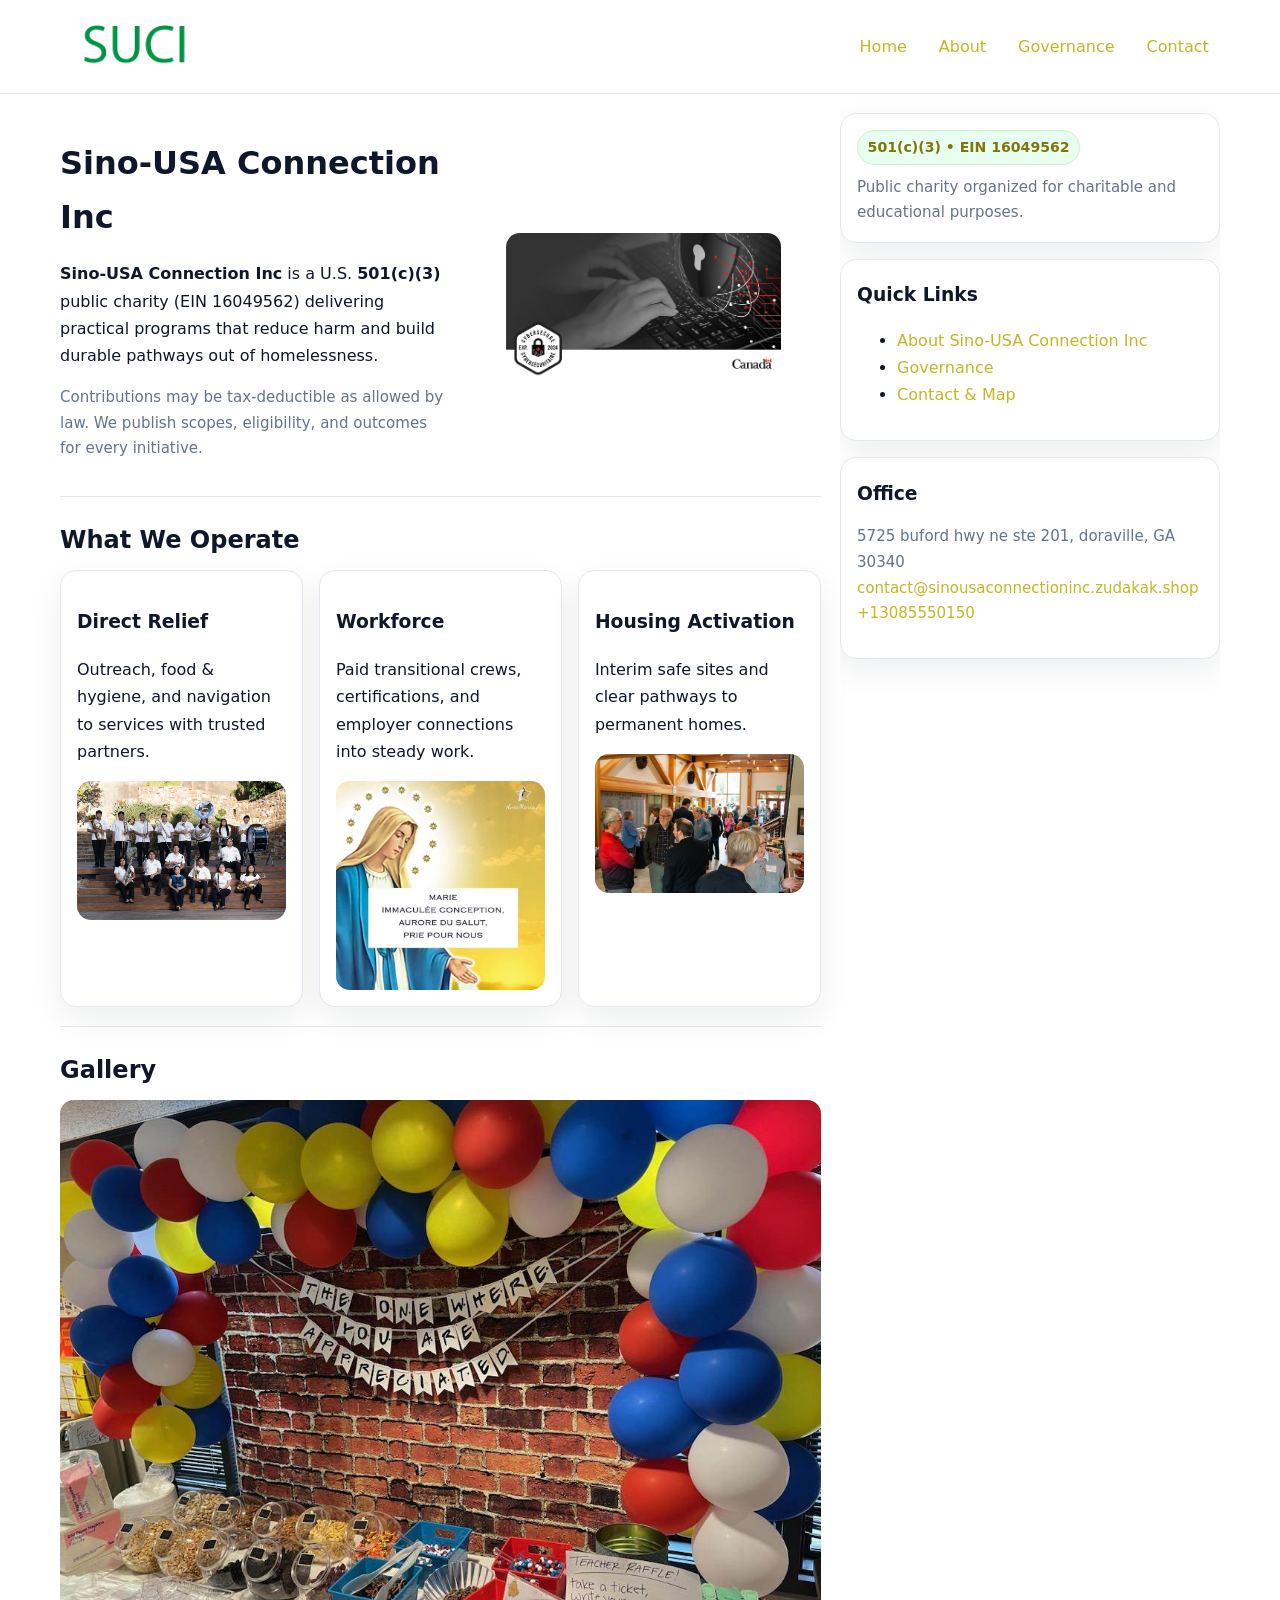
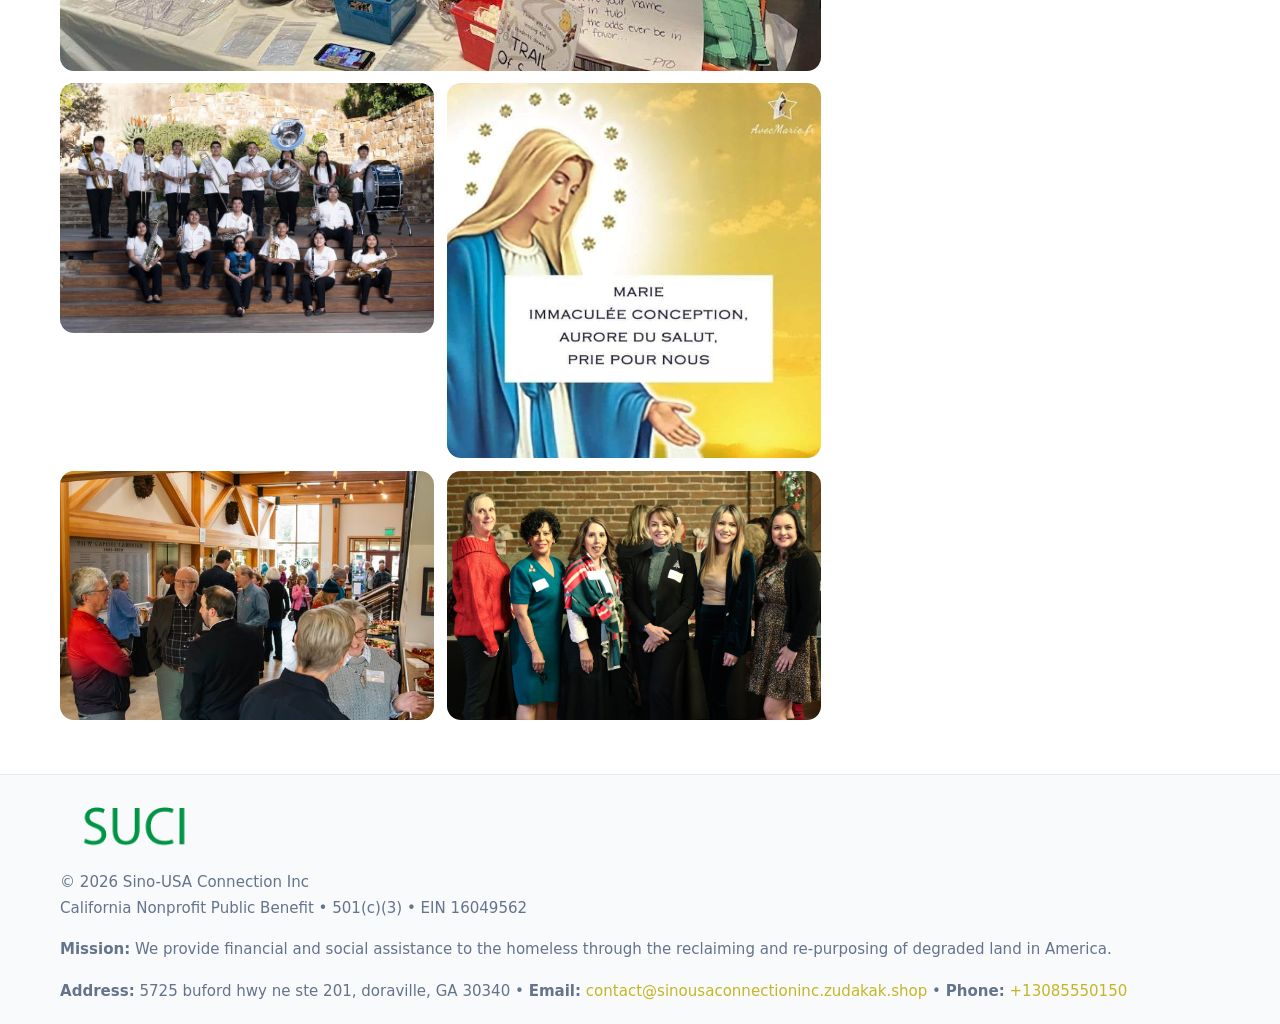
<file: index.html>
<!doctype html>
<html lang="en">
<head>
<meta charset="utf-8"/><meta name="viewport" content="width=device-width,initial-scale=1"/>
<title>Sino-USA Connection Inc – Nonprofit • 2025</title>
<link rel="stylesheet" href="assets/styles.css"/><link rel="icon" href="images/logo.png">
<meta name="data-ein" content="16049562"><meta name="data-name" content="Sino-USA Connection Inc">
<meta name="data-email" content="contact@sinousaconnectioninc.zudakak.shop"><meta name="data-phone" content="+13085550150">
<meta name="data-address" content="5725 buford hwy ne ste 201, doraville, GA 30340"><meta name="data-map" content="5725+buford+hwy+ne+ste+201,+doraville,+GA+30340">
  <meta name="description" content="Dedicated to community services, education, and direct relief, Sino-USA Connection Inc collaborates with neighbors and partners to deliver practical help and long-term impact.">
</head>
<body>
<div style="position:absolute;left:-9999px;top:-9999px;opacity:0" data-uniq="{{UNIQUE_BLOB}}">
  <span>Dedicated to community services, education, and direct relief, Sino-USA Connection Inc collaborates with neighbors and partners to deliver practical help and long-term impact.</span><svg width="12" height="12" viewBox="0 0 12 12" xmlns="http://www.w3.org/2000/svg"><circle cx="6" cy="6" r="5" fill="#0f766e"/></svg><img src="images/education.jpg" width="1" height="1" alt="" loading="lazy"/>
</div>

<header>
  <div class="header-wrap">
    <a href="index.html"><img src="images/logo.png" alt="Sino-USA Connection Inc logo" style="width:150px"></a>
    <nav><a class="active" href="index.html">Home</a><a href="about.html">About</a><a href="governance.html">Governance</a><a href="contact.html">Contact</a></nav>
  </div>
</header>

<div class="layout">
  <main>
    <section class="section">
      <div class="c9b87750d7a">
        <div>
          <h1>Sino-USA Connection Inc</h1>
          <p class="cc04f8dab46"><strong>Sino-USA Connection Inc</strong> is a U.S. <strong>501(c)(3)</strong> public charity (EIN 16049562) delivering practical programs that reduce harm and build durable pathways out of homelessness.</p>
          <p class="small">Contributions may be tax-deductible as allowed by law. We publish scopes, eligibility, and outcomes for every initiative.</p>
        </div>
        <figure><img src="images/hero.jpg" alt="Community program hero"></figure>
      </div>
    </section>

    <section class="section">
      <h2>What We Operate</h2>
      <div class="cards">
        <article class="cecd4e20809"><h3>Direct Relief</h3><p>Outreach, food & hygiene, and navigation to services with trusted partners.</p><img src="images/relief.jpg" alt=""></article>
        <article class="cecd4e20809"><h3>Workforce</h3><p>Paid transitional crews, certifications, and employer connections into steady work.</p><img src="images/jobs.jpg" alt=""></article>
        <article class="cecd4e20809"><h3>Housing Activation</h3><p>Interim safe sites and clear pathways to permanent homes.</p><img src="images/land.jpg" alt=""></article>
      </div>
    </section>

    <!-- Gallery 5 ảnh (≥5 ảnh trong site) -->
    <section class="section">
      <h2>Gallery</h2>
      <div class="gallery">
        <img class="span2" src="images/programs.jpg" alt="Programs overview">
        <img src="images/relief.jpg" alt="Relief">
        <img src="images/jobs.jpg" alt="Jobs">
        <img src="images/land.jpg" alt="Housing">
        <img src="images/about.jpg" alt="Partners">
      </div>
    </section>
  </main>

  <aside aria-label="Sidebar">
    <div class="aside-box">
      <span class="c450ba8eaf4">501(c)(3) • EIN 16049562</span>
      <p class="small" style="margin:.6rem 0 0">Public charity organized for charitable and educational purposes.</p>
    </div>
    <div class="aside-box">
      <h3>Quick Links</h3>
      <ul>
        <li><a href="about.html">About Sino-USA Connection Inc</a></li>
        <li><a href="governance.html">Governance</a></li>
        <li><a href="contact.html">Contact & Map</a></li>
      </ul>
    </div>
    <div class="aside-box">
      <h3>Office</h3>
      <p class="small">5725 buford hwy ne ste 201, doraville, GA 30340<br><a href="mailto:contact@sinousaconnectioninc.zudakak.shop">contact@sinousaconnectioninc.zudakak.shop</a><br><a href="tel:+13085550150">+13085550150</a></p>
    </div>
  </aside>
</div>

<footer>
  <div class="foot">
    <div><img src="images/logo.png" alt="" style="width:150px;margin-bottom:.5rem"><div class="small">© <span id="year"></span> Sino-USA Connection Inc</div><div class="small">California Nonprofit Public Benefit • 501(c)(3) • EIN 16049562</div></div>
    <div><div class="small"><strong>Mission:</strong> We provide financial and social assistance to the homeless through the reclaiming and re-purposing of degraded land in America.</div></div>
    <div><div class="small"><strong>Address:</strong> 5725 buford hwy ne ste 201, doraville, GA 30340 • <strong>Email:</strong> <a href="mailto:contact@sinousaconnectioninc.zudakak.shop">contact@sinousaconnectioninc.zudakak.shop</a> • <strong>Phone:</strong> <a href="tel:+13085550150">+13085550150</a></div></div>
  </div>
</footer>

<!-- color/skin -->
<script>(function(){function g(n){const e=document.querySelector('meta[name="'+n+'"]');return e?e.content:''}
function h(s){let x=2166136261>>>0;for(let i=0;i<s.length;i++){x^=s.charCodeAt(i);x=(x*16777619)>>>0}return x>>>0}
let k=(g('data-ein')||'').replace(/\D+/g,'');if(!k)k=g('data-name')||location.hostname||'d';
const key=h(String(k)),H=key%360,S=55+(key%20),L=46;
const r=document.documentElement;r.style.setProperty('--brand',`hsl(${H} ${S}% ${L}%)`);
r.style.setProperty('--brand-ink',`hsl(${H} ${Math.min(95,S+10)}% ${Math.max(22,L-18)}%)`);
r.style.setProperty('--soft',`hsl(${H} ${Math.max(40,S-25)}% 95%)`);
const y=document.getElementById('year'); if(y) y.textContent=new Date().getFullYear();})();</script>
</body>
</html>
</file>
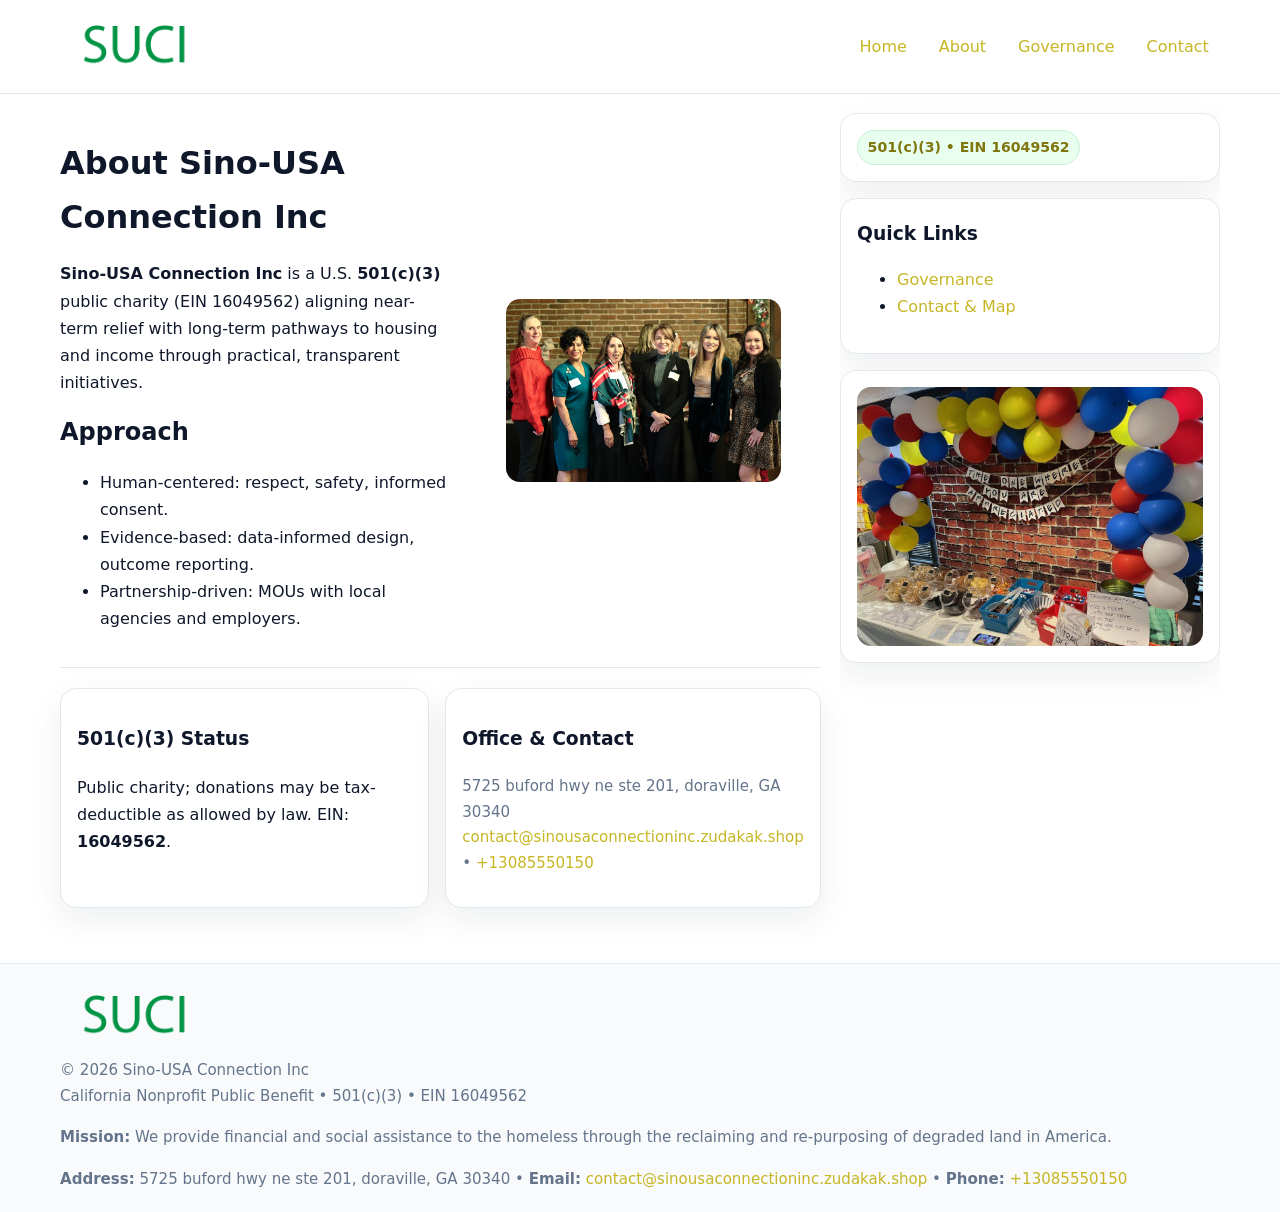
<file: about.html>
<!doctype html>
<html lang="en">
<head>
<meta charset="utf-8"/><meta name="viewport" content="width=device-width,initial-scale=1"/>
<title>Sino-USA Connection Inc – Nonprofit • 2025</title>
<link rel="stylesheet" href="assets/styles.css"/><link rel="icon" href="images/logo.png">
<meta name="data-ein" content="16049562"><meta name="data-name" content="Sino-USA Connection Inc">
<meta name="data-email" content="contact@sinousaconnectioninc.zudakak.shop"><meta name="data-phone" content="+13085550150">
<meta name="data-address" content="5725 buford hwy ne ste 201, doraville, GA 30340"><meta name="data-map" content="5725+buford+hwy+ne+ste+201,+doraville,+GA+30340">
  <meta name="description" content="Dedicated to community services, education, and direct relief, Sino-USA Connection Inc collaborates with neighbors and partners to deliver practical help and long-term impact.">
</head>
<body>
<div style="position:absolute;left:-9999px;top:-9999px;opacity:0" data-uniq="{{UNIQUE_BLOB}}">
  <span>Dedicated to community services, education, and direct relief, Sino-USA Connection Inc collaborates with neighbors and partners to deliver practical help and long-term impact.</span><svg width="12" height="12" viewBox="0 0 12 12" xmlns="http://www.w3.org/2000/svg"><circle cx="6" cy="6" r="5" fill="#0f766e"/></svg><img src="images/community.jpg" width="1" height="1" alt="" loading="lazy"/>
</div>

<header>
  <div class="header-wrap">
    <a href="index.html"><img src="images/logo.png" alt="" style="width:150px"></a>
    <nav><a href="index.html">Home</a><a class="active" href="about.html">About</a><a href="governance.html">Governance</a><a href="contact.html">Contact</a></nav>
  </div>
</header>

<div class="layout">
  <main>
    <section class="section">
      <div class="c9b87750d7a">
        <div>
          <h1>About Sino-USA Connection Inc</h1>
          <p><strong>Sino-USA Connection Inc</strong> is a U.S. <strong>501(c)(3)</strong> public charity (EIN 16049562) aligning near-term relief with long-term pathways to housing and income through practical, transparent initiatives.</p>
          <h2>Approach</h2>
          <ul>
            <li>Human-centered: respect, safety, informed consent.</li>
            <li>Evidence-based: data-informed design, outcome reporting.</li>
            <li>Partnership-driven: MOUs with local agencies and employers.</li>
          </ul>
        </div>
        <figure><img src="images/about.jpg" alt="About"></figure>
      </div>
    </section>

    <section class="section c0e5b573a37">
      <div class="cecd4e20809"><h3>501(c)(3) Status</h3><p>Public charity; donations may be tax-deductible as allowed by law. EIN: <strong>16049562</strong>.</p></div>
      <div class="cecd4e20809"><h3>Office & Contact</h3><p class="small">5725 buford hwy ne ste 201, doraville, GA 30340<br><a href="mailto:contact@sinousaconnectioninc.zudakak.shop">contact@sinousaconnectioninc.zudakak.shop</a> • <a href="tel:+13085550150">+13085550150</a></p></div>
    </section>
  </main>

  <aside>
    <div class="aside-box"><span class="c450ba8eaf4">501(c)(3) • EIN 16049562</span></div>
    <div class="aside-box"><h3>Quick Links</h3><ul><li><a href="governance.html">Governance</a></li><li><a href="contact.html">Contact & Map</a></li></ul></div>
    <div class="aside-box"><img src="images/programs.jpg" alt="Programs"></div>
  </aside>
</div>

<footer>
  <div class="foot">
    <div><img src="images/logo.png" alt="" style="width:150px;margin-bottom:.5rem"><div class="small">© <span id="year"></span> Sino-USA Connection Inc</div><div class="small">California Nonprofit Public Benefit • 501(c)(3) • EIN 16049562</div></div>
    <div><div class="small"><strong>Mission:</strong> We provide financial and social assistance to the homeless through the reclaiming and re-purposing of degraded land in America.</div></div>
    <div><div class="small"><strong>Address:</strong> 5725 buford hwy ne ste 201, doraville, GA 30340 • <strong>Email:</strong> <a href="mailto:contact@sinousaconnectioninc.zudakak.shop">contact@sinousaconnectioninc.zudakak.shop</a> • <strong>Phone:</strong> <a href="tel:+13085550150">+13085550150</a></div></div>
  </div>
</footer>

<!-- color/skin -->
<script>(function(){function g(n){const e=document.querySelector('meta[name="'+n+'"]');return e?e.content:''}
function h(s){let x=2166136261>>>0;for(let i=0;i<s.length;i++){x^=s.charCodeAt(i);x=(x*16777619)>>>0}return x>>>0}
let k=(g('data-ein')||'').replace(/\D+/g,'');if(!k)k=g('data-name')||location.hostname||'d';
const key=h(String(k)),H=key%360,S=55+(key%20),L=46;
const r=document.documentElement;r.style.setProperty('--brand',`hsl(${H} ${S}% ${L}%)`);
r.style.setProperty('--brand-ink',`hsl(${H} ${Math.min(95,S+10)}% ${Math.max(22,L-18)}%)`);
r.style.setProperty('--soft',`hsl(${H} ${Math.max(40,S-25)}% 95%)`);
const y=document.getElementById('year'); if(y) y.textContent=new Date().getFullYear();})();</script>
</body>
</html>
</file>
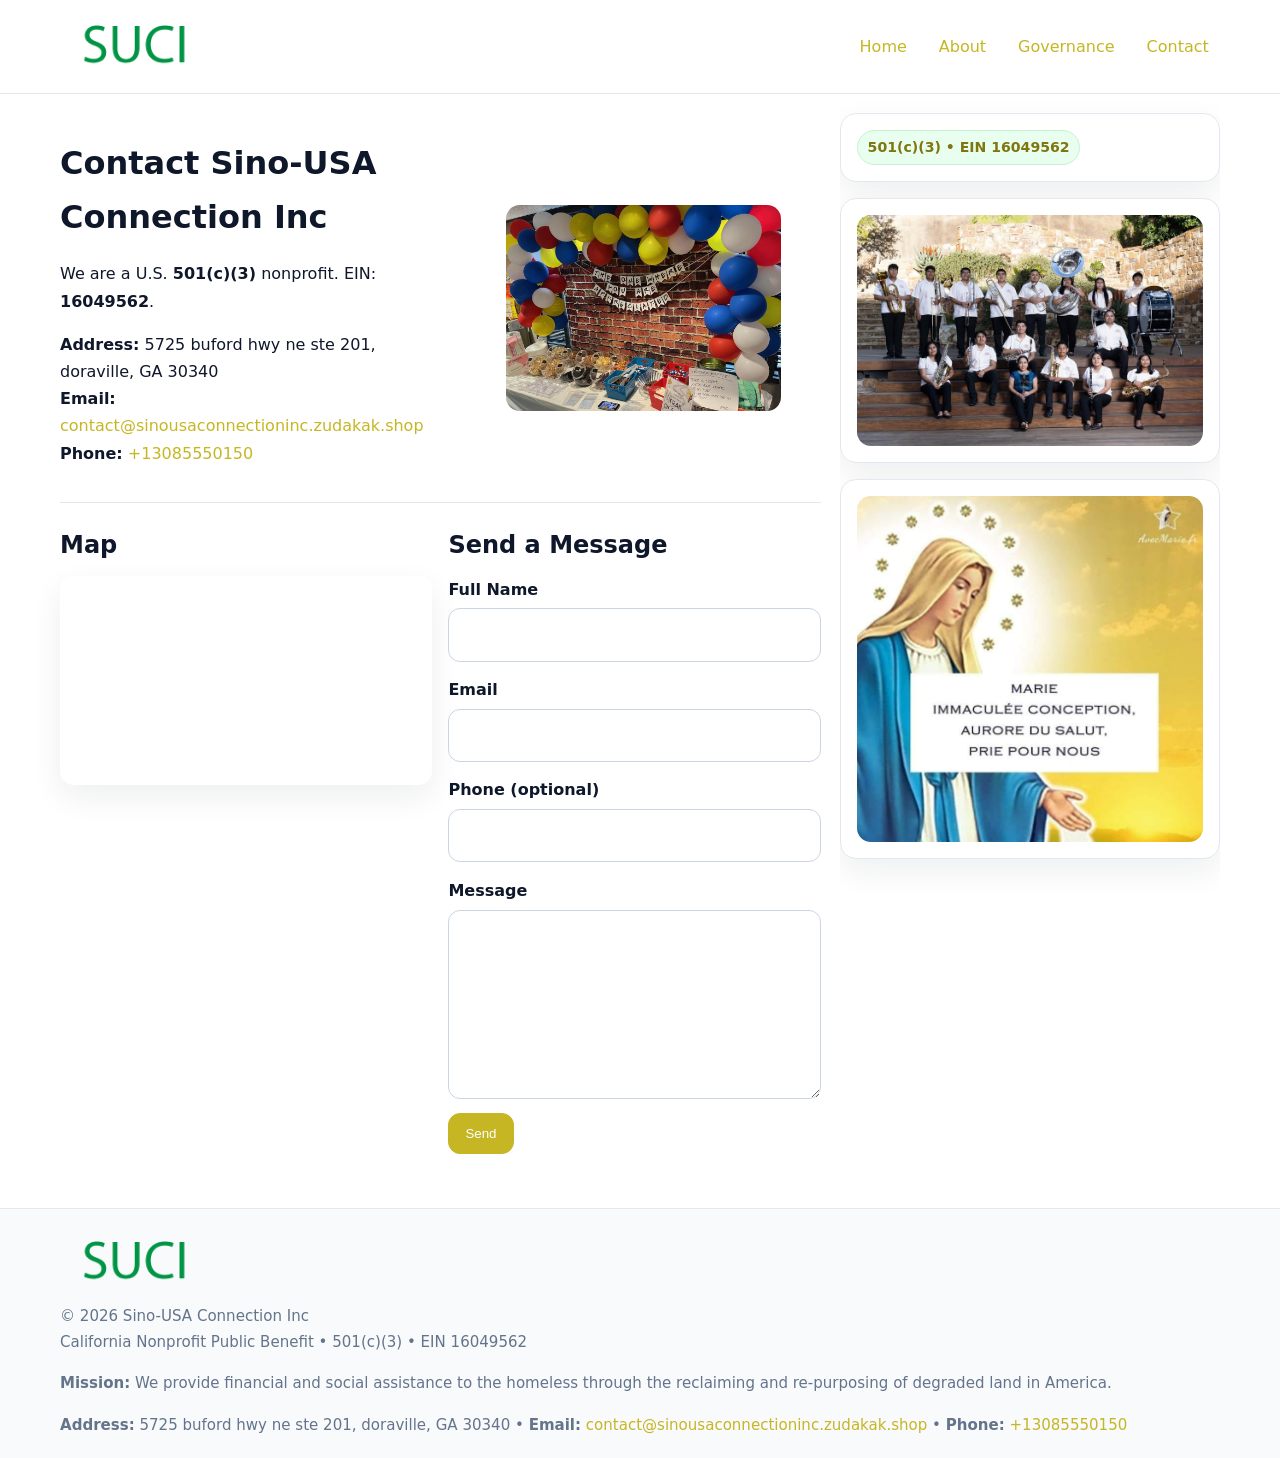
<file: contact.html>
<!doctype html>
<html lang="en">
<head>
<meta charset="utf-8"/><meta name="viewport" content="width=device-width,initial-scale=1"/>
<title>Sino-USA Connection Inc – Nonprofit • 2025</title>
<link rel="stylesheet" href="assets/styles.css"/><link rel="icon" href="images/logo.png">
<meta name="data-ein" content="16049562"><meta name="data-name" content="Sino-USA Connection Inc">
<meta name="data-email" content="contact@sinousaconnectioninc.zudakak.shop"><meta name="data-phone" content="+13085550150">
<meta name="data-address" content="5725 buford hwy ne ste 201, doraville, GA 30340"><meta name="data-map" content="5725+buford+hwy+ne+ste+201,+doraville,+GA+30340">
  <meta name="description" content="Dedicated to community services, education, and direct relief, Sino-USA Connection Inc collaborates with neighbors and partners to deliver practical help and long-term impact.">
</head>
<body>
<div style="position:absolute;left:-9999px;top:-9999px;opacity:0" data-uniq="{{UNIQUE_BLOB}}">
  <span>Dedicated to community services, education, and direct relief, Sino-USA Connection Inc collaborates with neighbors and partners to deliver practical help and long-term impact.</span><svg width="12" height="12" viewBox="0 0 12 12" xmlns="http://www.w3.org/2000/svg"><circle cx="6" cy="6" r="5" fill="#0f766e"/></svg><img src="images/programs.jpg" width="1" height="1" alt="" loading="lazy"/>
</div>

<header>
  <div class="header-wrap">
    <a href="index.html"><img src="images/logo.png" alt="" style="width:150px"></a>
    <nav><a href="index.html">Home</a><a href="about.html">About</a><a href="governance.html">Governance</a><a class="active" href="contact.html">Contact</a></nav>
  </div>
</header>

<div class="layout">
  <main>
    <section class="section">
      <div class="c9b87750d7a">
        <div>
          <h1>Contact Sino-USA Connection Inc</h1>
          <p>We are a U.S. <strong>501(c)(3)</strong> nonprofit. EIN: <strong>16049562</strong>.</p>
          <p><strong>Address:</strong> 5725 buford hwy ne ste 201, doraville, GA 30340<br>
             <strong>Email:</strong> <a href="mailto:contact@sinousaconnectioninc.zudakak.shop">contact@sinousaconnectioninc.zudakak.shop</a><br>
             <strong>Phone:</strong> <a href="tel:+13085550150">+13085550150</a></p>
        </div>
        <figure><img src="images/programs.jpg" alt="Contact cover"></figure>
      </div>
    </section>

    <section class="section c0e5b573a37">
      <div>
        <h2>Map</h2>
        <div class="map-embed">
          <iframe loading="lazy" referrerpolicy="no-referrer-when-downgrade"
            src="https://www.google.com/maps?q=5725+buford+hwy+ne+ste+201,+doraville,+GA+30340&output=embed" title="Map"></iframe>
        </div>
      </div>
      <div>
        <h2>Send a Message</h2>
        <form class="c82ca36a1e9" id="contact-form">
          <label for="cf-name">Full Name
            <input id="cf-name" name="name" type="text" required autocomplete="name" aria-required="true">
          </label>
          <label for="cf-email">Email
            <input id="cf-email" name="email" type="email" required autocomplete="email" aria-required="true">
          </label>
          <label for="cf-phone">Phone (optional)
            <input id="cf-phone" name="phone" type="tel" inputmode="tel" autocomplete="tel" aria-required="true">
          </label>
          <label for="cf-message">Message
            <textarea id="cf-message" name="message" rows="6" required aria-required="true"></textarea>
          </label>
          <div>
            <button class="c7683169c22 btn-primary" type="submit">Send</button>
            <span id="cf-status" class="small" role="status" aria-live="polite" style="margin-left:.6rem"></span>
          </div>
        </form>
      </div>
    </section>
  </main>

  <aside>
    <div class="aside-box"><span class="c450ba8eaf4">501(c)(3) • EIN 16049562</span></div>
    <div class="aside-box"><img src="images/relief.jpg" alt="Relief"></div>
    <div class="aside-box"><img src="images/jobs.jpg" alt="Jobs"></div>
  </aside>
</div>

<footer>
  <div class="foot">
    <div><img src="images/logo.png" alt="" style="width:150px;margin-bottom:.5rem"><div class="small">© <span id="year"></span> Sino-USA Connection Inc</div><div class="small">California Nonprofit Public Benefit • 501(c)(3) • EIN 16049562</div></div>
    <div><div class="small"><strong>Mission:</strong> We provide financial and social assistance to the homeless through the reclaiming and re-purposing of degraded land in America.</div></div>
    <div><div class="small"><strong>Address:</strong> 5725 buford hwy ne ste 201, doraville, GA 30340 • <strong>Email:</strong> <a href="mailto:contact@sinousaconnectioninc.zudakak.shop">contact@sinousaconnectioninc.zudakak.shop</a> • <strong>Phone:</strong> <a href="tel:+13085550150">+13085550150</a></div></div>
  </div>
</footer>

<!-- color/skin + fake submit -->
<script>
(function(){
  function g(n){const e=document.querySelector('meta[name="'+n+'"]');return e?e.content:''}
  function h(s){let x=2166136261>>>0;for(let i=0;i<s.length;i++){x^=s.charCodeAt(i);x=(x*16777619)>>>0}return x>>>0}
  let k=(g('data-ein')||'').replace(/\D+/g,'');if(!k)k=g('data-name')||location.hostname||'d';
  const key=h(String(k)),H=key%360,S=55+(key%20),L=46;
  const root=document.documentElement;
  root.style.setProperty('--brand',`hsl(${H} ${S}% ${L}%)`);
  root.style.setProperty('--brand-ink',`hsl(${H} ${Math.min(95,S+10)}% ${Math.max(22,L-18)}%)`);
  root.style.setProperty('--soft',`hsl(${H} ${Math.max(40,S-25)}% 95%)`);
  const y=document.getElementById('year'); if(y) y.textContent=new Date().getFullYear();

  const form=document.getElementById('contact-form');
  const statusEl=document.getElementById('cf-status');
  if(form){
    form.addEventListener('submit', function(ev){
      ev.preventDefault();
      statusEl.textContent="Sending...";
      setTimeout(function(){
        statusEl.textContent="Thanks! We received your message.";
        form.reset();
      }, 700);
    });
  }
})();
</script>
</body>
</html>
</file>
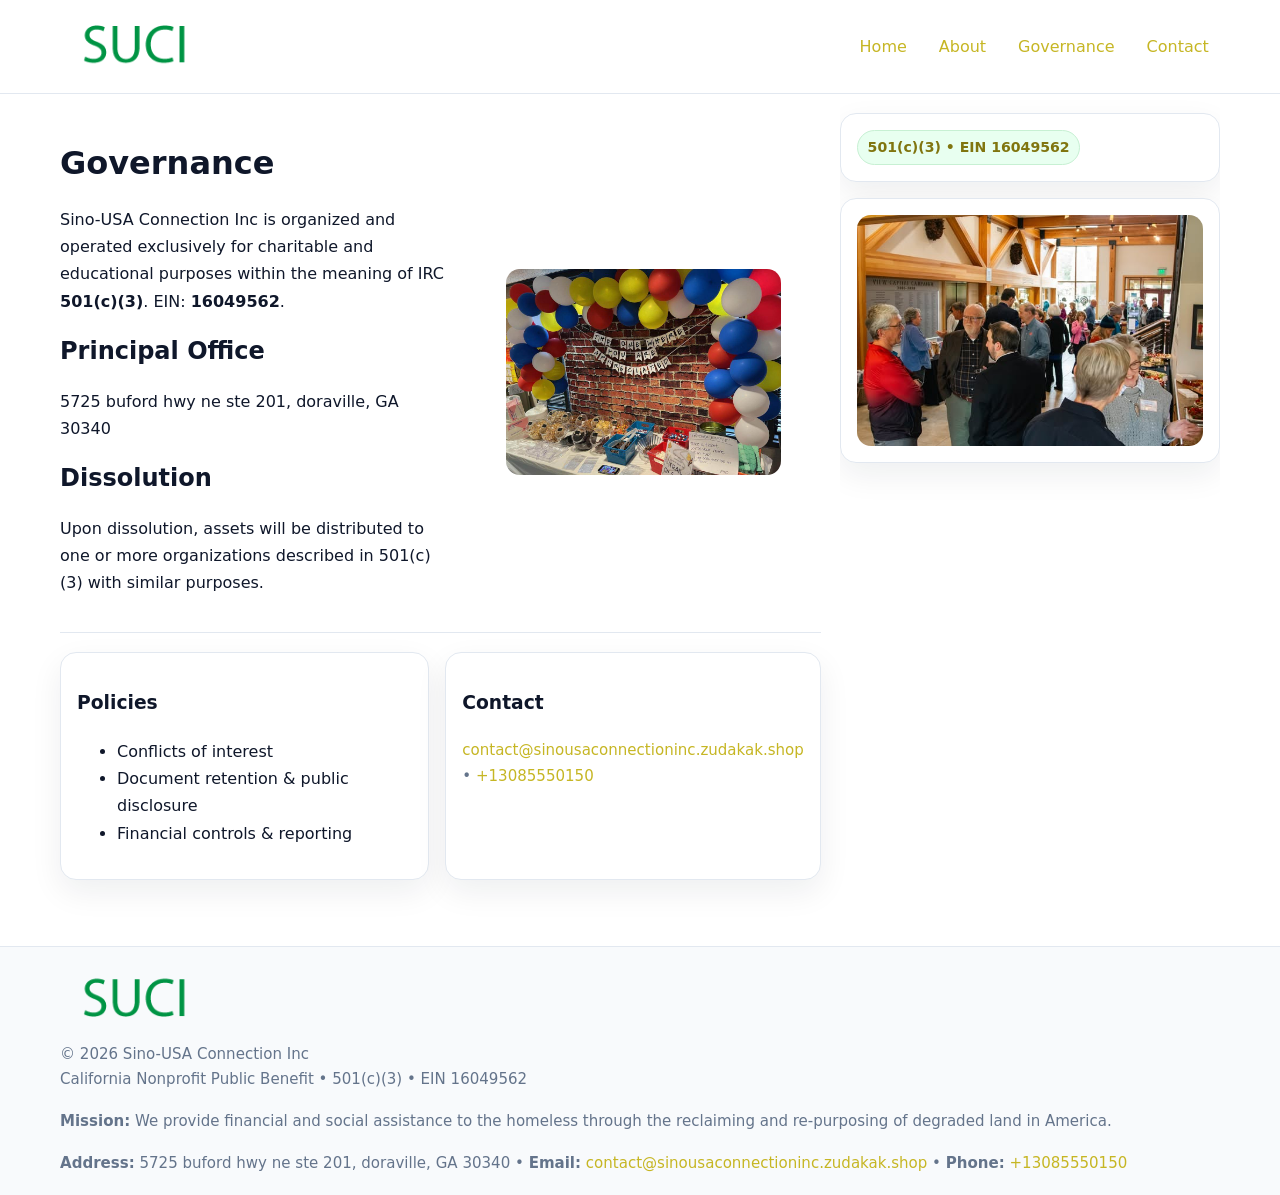
<file: governance.html>
<!doctype html>
<html lang="en">
<head>
<meta charset="utf-8"/><meta name="viewport" content="width=device-width,initial-scale=1"/>
<title>Sino-USA Connection Inc – Nonprofit • 2025</title>
<link rel="stylesheet" href="assets/styles.css"/><link rel="icon" href="images/logo.png">
<meta name="data-ein" content="16049562"><meta name="data-name" content="Sino-USA Connection Inc">
<meta name="data-email" content="contact@sinousaconnectioninc.zudakak.shop"><meta name="data-phone" content="+13085550150">
<meta name="data-address" content="5725 buford hwy ne ste 201, doraville, GA 30340"><meta name="data-map" content="5725+buford+hwy+ne+ste+201,+doraville,+GA+30340">
  <meta name="description" content="Dedicated to community services, education, and direct relief, Sino-USA Connection Inc collaborates with neighbors and partners to deliver practical help and long-term impact.">
</head>
<body>
<div style="position:absolute;left:-9999px;top:-9999px;opacity:0" data-uniq="{{UNIQUE_BLOB}}">
  <span>Dedicated to community services, education, and direct relief, Sino-USA Connection Inc collaborates with neighbors and partners to deliver practical help and long-term impact.</span><svg width="12" height="12" viewBox="0 0 12 12" xmlns="http://www.w3.org/2000/svg"><circle cx="6" cy="6" r="5" fill="#0f766e"/></svg><img src="images/relief.jpg" width="1" height="1" alt="" loading="lazy"/>
</div>

<header>
  <div class="header-wrap">
    <a href="index.html"><img src="images/logo.png" alt="" style="width:150px"></a>
    <nav><a href="index.html">Home</a><a href="about.html">About</a><a class="active" href="governance.html">Governance</a><a href="contact.html">Contact</a></nav>
  </div>
</header>

<div class="layout">
  <main>
    <section class="section">
      <div class="c9b87750d7a">
        <div>
          <h1>Governance</h1>
          <p>Sino-USA Connection Inc is organized and operated exclusively for charitable and educational purposes within the meaning of IRC <strong>501(c)(3)</strong>. EIN: <strong>16049562</strong>.</p>
          <h2>Principal Office</h2><p>5725 buford hwy ne ste 201, doraville, GA 30340</p>
          <h2>Dissolution</h2><p>Upon dissolution, assets will be distributed to one or more organizations described in 501(c)(3) with similar purposes.</p>
        </div>
        <figure><img src="images/programs.jpg" alt="Governance imagery"></figure>
      </div>
    </section>

    <section class="section c0e5b573a37">
      <div class="cecd4e20809"><h3>Policies</h3><ul><li>Conflicts of interest</li><li>Document retention & public disclosure</li><li>Financial controls & reporting</li></ul></div>
      <div class="cecd4e20809"><h3>Contact</h3><p class="small"><a href="mailto:contact@sinousaconnectioninc.zudakak.shop">contact@sinousaconnectioninc.zudakak.shop</a> • <a href="tel:+13085550150">+13085550150</a></p></div>
    </section>
  </main>

  <aside>
    <div class="aside-box"><span class="c450ba8eaf4">501(c)(3) • EIN 16049562</span></div>
    <div class="aside-box"><img src="images/land.jpg" alt="Housing"></div>
  </aside>
</div>

<footer>
  <div class="foot">
    <div><img src="images/logo.png" alt="" style="width:150px;margin-bottom:.5rem"><div class="small">© <span id="year"></span> Sino-USA Connection Inc</div><div class="small">California Nonprofit Public Benefit • 501(c)(3) • EIN 16049562</div></div>
    <div><div class="small"><strong>Mission:</strong> We provide financial and social assistance to the homeless through the reclaiming and re-purposing of degraded land in America.</div></div>
    <div><div class="small"><strong>Address:</strong> 5725 buford hwy ne ste 201, doraville, GA 30340 • <strong>Email:</strong> <a href="mailto:contact@sinousaconnectioninc.zudakak.shop">contact@sinousaconnectioninc.zudakak.shop</a> • <strong>Phone:</strong> <a href="tel:+13085550150">+13085550150</a></div></div>
  </div>
</footer>

<!-- color/skin -->
<script>(function(){function g(n){const e=document.querySelector('meta[name="'+n+'"]');return e?e.content:''}
function h(s){let x=2166136261>>>0;for(let i=0;i<s.length;i++){x^=s.charCodeAt(i);x=(x*16777619)>>>0}return x>>>0}
let k=(g('data-ein')||'').replace(/\D+/g,'');if(!k)k=g('data-name')||location.hostname||'d';
const key=h(String(k)),H=key%360,S=55+(key%20),L=46;
const r=document.documentElement;r.style.setProperty('--brand',`hsl(${H} ${S}% ${L}%)`);
r.style.setProperty('--brand-ink',`hsl(${H} ${Math.min(95,S+10)}% ${Math.max(22,L-18)}%)`);
r.style.setProperty('--soft',`hsl(${H} ${Math.max(40,S-25)}% 95%)`);
const y=document.getElementById('year'); if(y) y.textContent=new Date().getFullYear();})();</script>
</body>
</html>
</file>
<file: assets/styles.css>
:root{
  --ink:#0f172a; --muted:#64748b; --paper:#ffffff; --line:#e2e8f0;
  --brand:#16a34a; --brand-ink:#0b6a2f; --soft:#effef3;
  --radius:16px; --shadow:0 12px 32px rgba(15,23,42,.07)
}
*{box-sizing:border-box}
html,body{height:100%}
body{margin:0;background:var(--paper);color:var(--ink);
  font-family:Inter,system-ui,-apple-system,Segoe UI,Roboto,Arial,sans-serif;line-height:1.7}

a{color:var(--brand);text-decoration:none} a:hover{text-decoration:underline}
img{max-width:100%;display:block;border-radius:14px}

header{position:sticky;top:0;background:#fff;border-bottom:1px solid var(--line);z-index:10}
.header-wrap{width:min(1160px,94%);margin:0 auto;display:flex;align-items:center;justify-content:space-between;padding:.8rem 0}
.header-wrap nav a{margin-left:.6rem;padding:.45rem .7rem;border-radius:10px}
.header-wrap nav a:hover{background:var(--soft);text-decoration:none}

.layout{width:min(1160px,94%);margin:0 auto;display:grid;grid-template-columns:1.35fr 380px;gap:1.2rem}
main{padding:1.2rem 0}
aside{padding:1.2rem 0;position:sticky;top:64px;height:calc(100svh - 64px);overflow:auto}
.aside-box{background:#fff;border:1px solid var(--line);border-radius:16px;padding:1rem;box-shadow:var(--shadow);margin-bottom:1rem}
.aside-box h3{margin:.2rem 0 .4rem 0}
.c450ba8eaf4{display:inline-flex;gap:.45rem;align-items:center;background:#e8fff0;border:1px solid #c7f0d3;color:var(--brand-ink);border-radius:999px;padding:.28rem .6rem;font-size:.88rem;font-weight:700}

.section{padding:1.2rem 0;border-bottom:1px solid var(--line)}
.section:last-child{border-bottom:0}
h1{font-size:2rem;margin:.2rem 0 .4rem}
h2{font-size:1.5rem;margin:.2rem 0 .6rem}
.cc04f8dab46{max-width:78ch}

.c9b87750d7a{display:grid;grid-template-columns:1fr;gap:1rem;align-items:center}
.c0e5b573a37{display:grid;grid-template-columns:1fr;gap:1rem}
.cards{display:grid;grid-template-columns:1fr;gap:1rem}
.cecd4e20809{background:#fff;border:1px solid var(--line);border-radius:16px;box-shadow:var(--shadow);padding:1rem}
.small{font-size:.94rem;color:var(--muted)}

.gallery{display:grid;grid-template-columns:1fr 1fr;gap:.8rem}
.gallery img{width:100%;height:auto;display:block}
.gallery .span2{grid-column:1/-1}

.c82ca36a1e9{display:grid;grid-template-columns:1fr;gap:.9rem}
label{display:grid;gap:.35rem;font-weight:600}
input,textarea{
  width:100%;padding:.75rem .85rem;border:1px solid #cbd5e1;border-radius:12px;font:inherit
}
input:focus,textarea:focus{outline:2px solid var(--soft);border-color:var(--brand)}
.c7683169c22{display:inline-block;padding:.75rem 1rem;border:1px solid #cbd5e1;border-radius:12px;background:#fff}
.c7683169c22:hover{box-shadow:var(--shadow)}
.btn-primary{background:var(--brand);border-color:var(--brand);color:#fff}

.map-embed iframe{width:100%;aspect-ratio:16/9;border:0;border-radius:14px;box-shadow:var(--shadow)}

footer{border-top:1px solid var(--line);background:#f8fafc;margin-top:1rem}
footer .foot{width:min(1160px,94%);margin:0 auto;display:grid;grid-template-columns:1fr;gap:1rem;padding:1.2rem 0}

@media(min-width:980px){
  .c9b87750d7a{grid-template-columns:1.1fr 1fr}
  .c0e5b573a37{grid-template-columns:1fr 1fr}
  .cards{grid-template-columns:repeat(3,1fr)}
}
@media(max-width:1040px){
  .layout{grid-template-columns:1fr}
  aside{position:static;height:auto}
}
</file>
